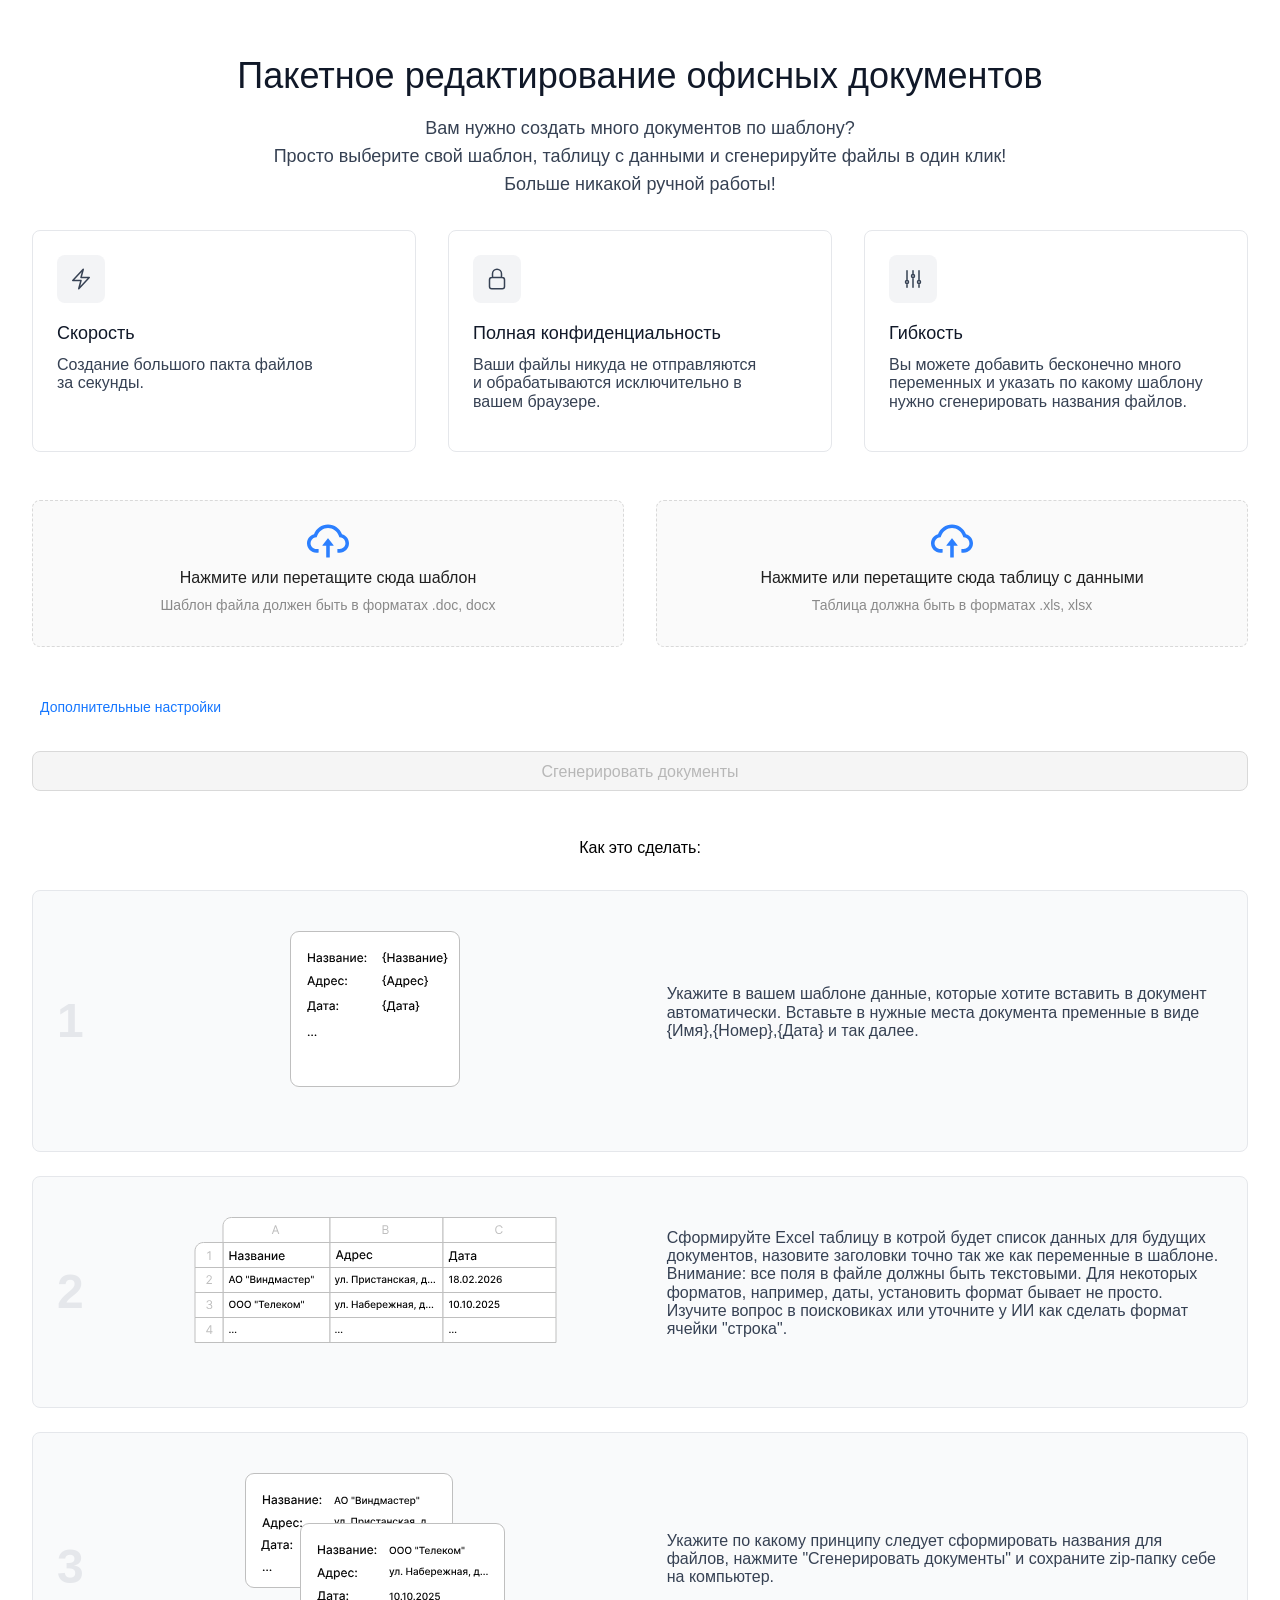
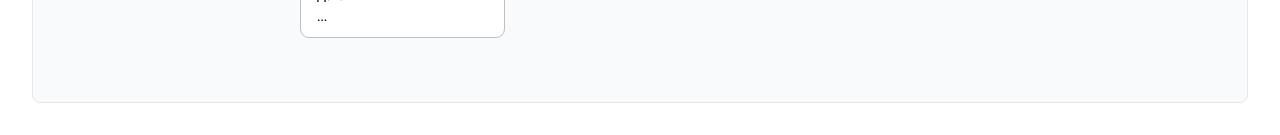
<file: docs-generator/index.html>
<!doctype html>
<html lang="">
  <head>
    <meta charset="UTF-8" />
    <link rel="icon" href="/favicon.ico" />
    <meta name="viewport" content="width=device-width, initial-scale=1.0" />
    <title>Vite App</title>
    <script type="module" crossorigin src="/docs-generator/assets/index-DFnKvoAd.js"></script>
    <link rel="stylesheet" crossorigin href="/docs-generator/assets/index-CU2QYiR3.css">
  </head>
  <body>
    <div id="app"></div>
  </body>
</html>
</file>
<file: docs-generator/assets/index-CU2QYiR3.css>
@layer properties{@supports (((-webkit-hyphens:none)) and (not (margin-trim:inline))) or ((-moz-orient:inline) and (not (color:rgb(from red r g b)))){*,:before,:after,::backdrop{--tw-rotate-x:initial;--tw-rotate-y:initial;--tw-rotate-z:initial;--tw-skew-x:initial;--tw-skew-y:initial;--tw-border-style:solid;--tw-font-weight:initial;--tw-ordinal:initial;--tw-slashed-zero:initial;--tw-numeric-figure:initial;--tw-numeric-spacing:initial;--tw-numeric-fraction:initial;--tw-shadow:0 0 #0000;--tw-shadow-color:initial;--tw-shadow-alpha:100%;--tw-inset-shadow:0 0 #0000;--tw-inset-shadow-color:initial;--tw-inset-shadow-alpha:100%;--tw-ring-color:initial;--tw-ring-shadow:0 0 #0000;--tw-inset-ring-color:initial;--tw-inset-ring-shadow:0 0 #0000;--tw-ring-inset:initial;--tw-ring-offset-width:0px;--tw-ring-offset-color:#fff;--tw-ring-offset-shadow:0 0 #0000;--tw-outline-style:solid;--tw-blur:initial;--tw-brightness:initial;--tw-contrast:initial;--tw-grayscale:initial;--tw-hue-rotate:initial;--tw-invert:initial;--tw-opacity:initial;--tw-saturate:initial;--tw-sepia:initial;--tw-drop-shadow:initial;--tw-drop-shadow-color:initial;--tw-drop-shadow-alpha:100%;--tw-drop-shadow-size:initial;--tw-ease:initial}}}@layer theme{:root,:host{--font-sans:ui-sans-serif,system-ui,sans-serif,"Apple Color Emoji","Segoe UI Emoji","Segoe UI Symbol","Noto Color Emoji";--font-mono:ui-monospace,SFMono-Regular,Menlo,Monaco,Consolas,"Liberation Mono","Courier New",monospace;--color-blue-500:oklch(62.3% .214 259.815);--color-gray-50:oklch(98.5% .002 247.839);--color-gray-100:oklch(96.7% .003 264.542);--color-gray-200:oklch(92.8% .006 264.531);--color-gray-400:oklch(70.7% .022 261.325);--color-gray-500:oklch(55.1% .027 264.364);--color-gray-700:oklch(37.3% .034 259.733);--color-gray-900:oklch(21% .034 264.665);--spacing:.25rem;--container-7xl:80rem;--text-sm:.875rem;--text-sm--line-height:calc(1.25/.875);--text-lg:1.125rem;--text-lg--line-height:calc(1.75/1.125);--text-3xl:1.875rem;--text-4xl:2.25rem;--text-4xl--line-height:calc(2.5/2.25);--text-5xl:3rem;--text-5xl--line-height:1;--font-weight-semibold:600;--font-weight-bold:700;--leading-tight:1.25;--radius-lg:.5rem;--ease-out:cubic-bezier(0,0,.2,1);--ease-in-out:cubic-bezier(.4,0,.2,1);--default-transition-duration:.15s;--default-transition-timing-function:cubic-bezier(.4,0,.2,1);--default-font-family:var(--font-sans);--default-mono-font-family:var(--font-mono)}}@layer base{*,:after,:before,::backdrop{box-sizing:border-box;border:0 solid;margin:0;padding:0}::file-selector-button{box-sizing:border-box;border:0 solid;margin:0;padding:0}html,:host{-webkit-text-size-adjust:100%;tab-size:4;line-height:1.5;font-family:var(--default-font-family,ui-sans-serif,system-ui,sans-serif,"Apple Color Emoji","Segoe UI Emoji","Segoe UI Symbol","Noto Color Emoji");font-feature-settings:var(--default-font-feature-settings,normal);font-variation-settings:var(--default-font-variation-settings,normal);-webkit-tap-highlight-color:transparent}hr{height:0;color:inherit;border-top-width:1px}abbr:where([title]){-webkit-text-decoration:underline dotted;text-decoration:underline dotted}h1,h2,h3,h4,h5,h6{font-size:inherit;font-weight:inherit}a{color:inherit;-webkit-text-decoration:inherit;text-decoration:inherit}b,strong{font-weight:bolder}code,kbd,samp,pre{font-family:var(--default-mono-font-family,ui-monospace,SFMono-Regular,Menlo,Monaco,Consolas,"Liberation Mono","Courier New",monospace);font-feature-settings:var(--default-mono-font-feature-settings,normal);font-variation-settings:var(--default-mono-font-variation-settings,normal);font-size:1em}small{font-size:80%}sub,sup{vertical-align:baseline;font-size:75%;line-height:0;position:relative}sub{bottom:-.25em}sup{top:-.5em}table{text-indent:0;border-color:inherit;border-collapse:collapse}:-moz-focusring{outline:auto}progress{vertical-align:baseline}summary{display:list-item}ol,ul,menu{list-style:none}img,svg,video,canvas,audio,iframe,embed,object{vertical-align:middle;display:block}img,video{max-width:100%;height:auto}button,input,select,optgroup,textarea{font:inherit;font-feature-settings:inherit;font-variation-settings:inherit;letter-spacing:inherit;color:inherit;opacity:1;background-color:#0000;border-radius:0}::file-selector-button{font:inherit;font-feature-settings:inherit;font-variation-settings:inherit;letter-spacing:inherit;color:inherit;opacity:1;background-color:#0000;border-radius:0}:where(select:is([multiple],[size])) optgroup{font-weight:bolder}:where(select:is([multiple],[size])) optgroup option{padding-inline-start:20px}::file-selector-button{margin-inline-end:4px}::placeholder{opacity:1}@supports (not ((-webkit-appearance:-apple-pay-button))) or (contain-intrinsic-size:1px){::placeholder{color:currentColor}@supports (color:color-mix(in lab,red,red)){::placeholder{color:color-mix(in oklab,currentcolor 50%,transparent)}}}textarea{resize:vertical}::-webkit-search-decoration{-webkit-appearance:none}::-webkit-date-and-time-value{min-height:1lh;text-align:inherit}::-webkit-datetime-edit{display:inline-flex}::-webkit-datetime-edit-fields-wrapper{padding:0}::-webkit-datetime-edit{padding-block:0}::-webkit-datetime-edit-year-field{padding-block:0}::-webkit-datetime-edit-month-field{padding-block:0}::-webkit-datetime-edit-day-field{padding-block:0}::-webkit-datetime-edit-hour-field{padding-block:0}::-webkit-datetime-edit-minute-field{padding-block:0}::-webkit-datetime-edit-second-field{padding-block:0}::-webkit-datetime-edit-millisecond-field{padding-block:0}::-webkit-datetime-edit-meridiem-field{padding-block:0}::-webkit-calendar-picker-indicator{line-height:1}:-moz-ui-invalid{box-shadow:none}button,input:where([type=button],[type=reset],[type=submit]){appearance:button}::file-selector-button{appearance:button}::-webkit-inner-spin-button{height:auto}::-webkit-outer-spin-button{height:auto}[hidden]:where(:not([hidden=until-found])){display:none!important}}@layer components;@layer utilities{.collapse{visibility:collapse}.visible{visibility:visible}.visible\!{visibility:visible!important}.absolute{position:absolute}.fixed{position:fixed}.fixed\!{position:fixed!important}.relative{position:relative}.static{position:static}.sticky{position:sticky}.-col-24{grid-column:-24}.container{width:100%}@media(min-width:40rem){.container{max-width:40rem}}@media(min-width:48rem){.container{max-width:48rem}}@media(min-width:64rem){.container{max-width:64rem}}@media(min-width:80rem){.container{max-width:80rem}}@media(min-width:96rem){.container{max-width:96rem}}.m-1{margin:calc(var(--spacing)*1)}.mx-auto{margin-inline:auto}.my-4{margin-block:calc(var(--spacing)*4)}.my-6{margin-block:calc(var(--spacing)*6)}.my-8{margin-block:calc(var(--spacing)*8)}.my-12{margin-block:calc(var(--spacing)*12)}.mt-2{margin-top:calc(var(--spacing)*2)}.mt-4{margin-top:calc(var(--spacing)*4)}.mt-6{margin-top:calc(var(--spacing)*6)}.mt-8{margin-top:calc(var(--spacing)*8)}.mt-12{margin-top:calc(var(--spacing)*12)}.mb-2{margin-bottom:calc(var(--spacing)*2)}.mb-4{margin-bottom:calc(var(--spacing)*4)}.mb-6{margin-bottom:calc(var(--spacing)*6)}.block{display:block}.flex{display:flex}.grid{display:grid}.hidden{display:none}.inline{display:inline}.inline-block{display:inline-block}.inline-flex{display:inline-flex}.table{display:table}.table\!{display:table!important}.table-cell{display:table-cell}.table-column{display:table-column}.table-column-group{display:table-column-group}.table-row{display:table-row}.table-row-group{display:table-row-group}.size-6{width:calc(var(--spacing)*6);height:calc(var(--spacing)*6)}.w-12{width:calc(var(--spacing)*12)}.w-full{width:100%}.max-w-7xl{max-width:var(--container-7xl)}.flex-1{flex:1}.transform{transform:var(--tw-rotate-x,)var(--tw-rotate-y,)var(--tw-rotate-z,)var(--tw-skew-x,)var(--tw-skew-y,)}.resize{resize:both}.grid-cols-1{grid-template-columns:repeat(1,minmax(0,1fr))}.flex-col{flex-direction:column}.items-center{align-items:center}.justify-center{justify-content:center}.gap-6{gap:calc(var(--spacing)*6)}.gap-8{gap:calc(var(--spacing)*8)}.self-end{align-self:flex-end}.self-start{align-self:flex-start}.overflow-auto{overflow:auto}.overflow-hidden{overflow:hidden}.rounded-lg{border-radius:var(--radius-lg)}.border{border-style:var(--tw-border-style);border-width:1px}.border-gray-200{border-color:var(--color-gray-200)}.bg-gray-50{background-color:var(--color-gray-50)}.bg-gray-100{background-color:var(--color-gray-100)}.p-3{padding:calc(var(--spacing)*3)}.p-4{padding:calc(var(--spacing)*4)}.p-6{padding:calc(var(--spacing)*6)}.p-8{padding:calc(var(--spacing)*8)}.px-4{padding-inline:calc(var(--spacing)*4)}.py-8{padding-block:calc(var(--spacing)*8)}.text-center{text-align:center}.text-3xl\/tight{font-size:var(--text-3xl);line-height:var(--leading-tight)}.text-5xl{font-size:var(--text-5xl);line-height:var(--tw-leading,var(--text-5xl--line-height))}.text-lg{font-size:var(--text-lg);line-height:var(--tw-leading,var(--text-lg--line-height))}.text-sm{font-size:var(--text-sm);line-height:var(--tw-leading,var(--text-sm--line-height))}.font-bold{--tw-font-weight:var(--font-weight-bold);font-weight:var(--font-weight-bold)}.font-semibold{--tw-font-weight:var(--font-weight-semibold);font-weight:var(--font-weight-semibold)}.text-pretty{text-wrap:pretty}.text-blue-500{color:var(--color-blue-500)}.text-gray-200{color:var(--color-gray-200)}.text-gray-400{color:var(--color-gray-400)}.text-gray-500{color:var(--color-gray-500)}.text-gray-700{color:var(--color-gray-700)}.text-gray-900{color:var(--color-gray-900)}.italic{font-style:italic}.ordinal{--tw-ordinal:ordinal;font-variant-numeric:var(--tw-ordinal,)var(--tw-slashed-zero,)var(--tw-numeric-figure,)var(--tw-numeric-spacing,)var(--tw-numeric-fraction,)}.line-through{text-decoration-line:line-through}.underline{text-decoration-line:underline}.antialiased{-webkit-font-smoothing:antialiased;-moz-osx-font-smoothing:grayscale}.shadow{--tw-shadow:0 1px 3px 0 var(--tw-shadow-color,#0000001a),0 1px 2px -1px var(--tw-shadow-color,#0000001a);box-shadow:var(--tw-inset-shadow),var(--tw-inset-ring-shadow),var(--tw-ring-offset-shadow),var(--tw-ring-shadow),var(--tw-shadow)}.\!outline{outline-style:var(--tw-outline-style)!important;outline-width:1px!important}.outline{outline-style:var(--tw-outline-style);outline-width:1px}.blur{--tw-blur:blur(8px);filter:var(--tw-blur,)var(--tw-brightness,)var(--tw-contrast,)var(--tw-grayscale,)var(--tw-hue-rotate,)var(--tw-invert,)var(--tw-saturate,)var(--tw-sepia,)var(--tw-drop-shadow,)}.grayscale{--tw-grayscale:grayscale(100%);filter:var(--tw-blur,)var(--tw-brightness,)var(--tw-contrast,)var(--tw-grayscale,)var(--tw-hue-rotate,)var(--tw-invert,)var(--tw-saturate,)var(--tw-sepia,)var(--tw-drop-shadow,)}.invert{--tw-invert:invert(100%);filter:var(--tw-blur,)var(--tw-brightness,)var(--tw-contrast,)var(--tw-grayscale,)var(--tw-hue-rotate,)var(--tw-invert,)var(--tw-saturate,)var(--tw-sepia,)var(--tw-drop-shadow,)}.filter{filter:var(--tw-blur,)var(--tw-brightness,)var(--tw-contrast,)var(--tw-grayscale,)var(--tw-hue-rotate,)var(--tw-invert,)var(--tw-saturate,)var(--tw-sepia,)var(--tw-drop-shadow,)}.transition{transition-property:color,background-color,border-color,outline-color,text-decoration-color,fill,stroke,--tw-gradient-from,--tw-gradient-via,--tw-gradient-to,opacity,box-shadow,transform,translate,scale,rotate,filter,-webkit-backdrop-filter,backdrop-filter,display,content-visibility,overlay,pointer-events;transition-timing-function:var(--tw-ease,var(--default-transition-timing-function));transition-duration:var(--tw-duration,var(--default-transition-duration))}.ease-in-out{--tw-ease:var(--ease-in-out);transition-timing-function:var(--ease-in-out)}.ease-out{--tw-ease:var(--ease-out);transition-timing-function:var(--ease-out)}@media(min-width:40rem){.sm\:px-6{padding-inline:calc(var(--spacing)*6)}.sm\:text-4xl{font-size:var(--text-4xl);line-height:var(--tw-leading,var(--text-4xl--line-height))}}@media(min-width:48rem){.md\:w-1\/2{width:50%}.md\:grid-cols-3{grid-template-columns:repeat(3,minmax(0,1fr))}.md\:flex-row{flex-direction:row}}@media(min-width:64rem){.lg\:px-8{padding-inline:calc(var(--spacing)*8)}}}@property --tw-rotate-x{syntax:"*";inherits:false}@property --tw-rotate-y{syntax:"*";inherits:false}@property --tw-rotate-z{syntax:"*";inherits:false}@property --tw-skew-x{syntax:"*";inherits:false}@property --tw-skew-y{syntax:"*";inherits:false}@property --tw-border-style{syntax:"*";inherits:false;initial-value:solid}@property --tw-font-weight{syntax:"*";inherits:false}@property --tw-ordinal{syntax:"*";inherits:false}@property --tw-slashed-zero{syntax:"*";inherits:false}@property --tw-numeric-figure{syntax:"*";inherits:false}@property --tw-numeric-spacing{syntax:"*";inherits:false}@property --tw-numeric-fraction{syntax:"*";inherits:false}@property --tw-shadow{syntax:"*";inherits:false;initial-value:0 0 #0000}@property --tw-shadow-color{syntax:"*";inherits:false}@property --tw-shadow-alpha{syntax:"<percentage>";inherits:false;initial-value:100%}@property --tw-inset-shadow{syntax:"*";inherits:false;initial-value:0 0 #0000}@property --tw-inset-shadow-color{syntax:"*";inherits:false}@property --tw-inset-shadow-alpha{syntax:"<percentage>";inherits:false;initial-value:100%}@property --tw-ring-color{syntax:"*";inherits:false}@property --tw-ring-shadow{syntax:"*";inherits:false;initial-value:0 0 #0000}@property --tw-inset-ring-color{syntax:"*";inherits:false}@property --tw-inset-ring-shadow{syntax:"*";inherits:false;initial-value:0 0 #0000}@property --tw-ring-inset{syntax:"*";inherits:false}@property --tw-ring-offset-width{syntax:"<length>";inherits:false;initial-value:0}@property --tw-ring-offset-color{syntax:"*";inherits:false;initial-value:#fff}@property --tw-ring-offset-shadow{syntax:"*";inherits:false;initial-value:0 0 #0000}@property --tw-outline-style{syntax:"*";inherits:false;initial-value:solid}@property --tw-blur{syntax:"*";inherits:false}@property --tw-brightness{syntax:"*";inherits:false}@property --tw-contrast{syntax:"*";inherits:false}@property --tw-grayscale{syntax:"*";inherits:false}@property --tw-hue-rotate{syntax:"*";inherits:false}@property --tw-invert{syntax:"*";inherits:false}@property --tw-opacity{syntax:"*";inherits:false}@property --tw-saturate{syntax:"*";inherits:false}@property --tw-sepia{syntax:"*";inherits:false}@property --tw-drop-shadow{syntax:"*";inherits:false}@property --tw-drop-shadow-color{syntax:"*";inherits:false}@property --tw-drop-shadow-alpha{syntax:"<percentage>";inherits:false;initial-value:100%}@property --tw-drop-shadow-size{syntax:"*";inherits:false}@property --tw-ease{syntax:"*";inherits:false}html,body{width:100%;height:100%}input::-ms-clear,input::-ms-reveal{display:none}*,*:before,*:after{box-sizing:border-box}html{font-family:sans-serif;line-height:1.15;-webkit-text-size-adjust:100%;-ms-text-size-adjust:100%;-ms-overflow-style:scrollbar;-webkit-tap-highlight-color:rgba(0,0,0,0)}@-ms-viewport{width:device-width}body{margin:0}[tabindex="-1"]:focus{outline:none}hr{box-sizing:content-box;height:0;overflow:visible}h1,h2,h3,h4,h5,h6{margin-top:0;margin-bottom:.5em;font-weight:500}p{margin-top:0;margin-bottom:1em}abbr[title],abbr[data-original-title]{-webkit-text-decoration:underline dotted;text-decoration:underline;text-decoration:underline dotted;border-bottom:0;cursor:help}address{margin-bottom:1em;font-style:normal;line-height:inherit}input[type=text],input[type=password],input[type=number],textarea{-webkit-appearance:none}ol,ul,dl{margin-top:0;margin-bottom:1em}ol ol,ul ul,ol ul,ul ol{margin-bottom:0}dt{font-weight:500}dd{margin-bottom:.5em;margin-left:0}blockquote{margin:0 0 1em}dfn{font-style:italic}b,strong{font-weight:bolder}small{font-size:80%}sub,sup{position:relative;font-size:75%;line-height:0;vertical-align:baseline}sub{bottom:-.25em}sup{top:-.5em}pre,code,kbd,samp{font-size:1em;font-family:SFMono-Regular,Consolas,Liberation Mono,Menlo,Courier,monospace}pre{margin-top:0;margin-bottom:1em;overflow:auto}figure{margin:0 0 1em}img{vertical-align:middle;border-style:none}a,area,button,[role=button],input:not([type=range]),label,select,summary,textarea{touch-action:manipulation}table{border-collapse:collapse}caption{padding-top:.75em;padding-bottom:.3em;text-align:left;caption-side:bottom}input,button,select,optgroup,textarea{margin:0;color:inherit;font-size:inherit;font-family:inherit;line-height:inherit}button,input{overflow:visible}button,select{text-transform:none}button,html [type=button],[type=reset],[type=submit]{-webkit-appearance:button}button::-moz-focus-inner,[type=button]::-moz-focus-inner,[type=reset]::-moz-focus-inner,[type=submit]::-moz-focus-inner{padding:0;border-style:none}input[type=radio],input[type=checkbox]{box-sizing:border-box;padding:0}input[type=date],input[type=time],input[type=datetime-local],input[type=month]{-webkit-appearance:listbox}textarea{overflow:auto;resize:vertical}fieldset{min-width:0;margin:0;padding:0;border:0}legend{display:block;width:100%;max-width:100%;margin-bottom:.5em;padding:0;color:inherit;font-size:1.5em;line-height:inherit;white-space:normal}progress{vertical-align:baseline}[type=number]::-webkit-inner-spin-button,[type=number]::-webkit-outer-spin-button{height:auto}[type=search]{outline-offset:-2px;-webkit-appearance:none}[type=search]::-webkit-search-cancel-button,[type=search]::-webkit-search-decoration{-webkit-appearance:none}::-webkit-file-upload-button{font:inherit;-webkit-appearance:button}output{display:inline-block}summary{display:list-item}template{display:none}[hidden]{display:none!important}mark{padding:.2em;background-color:#feffe6}
</file>
